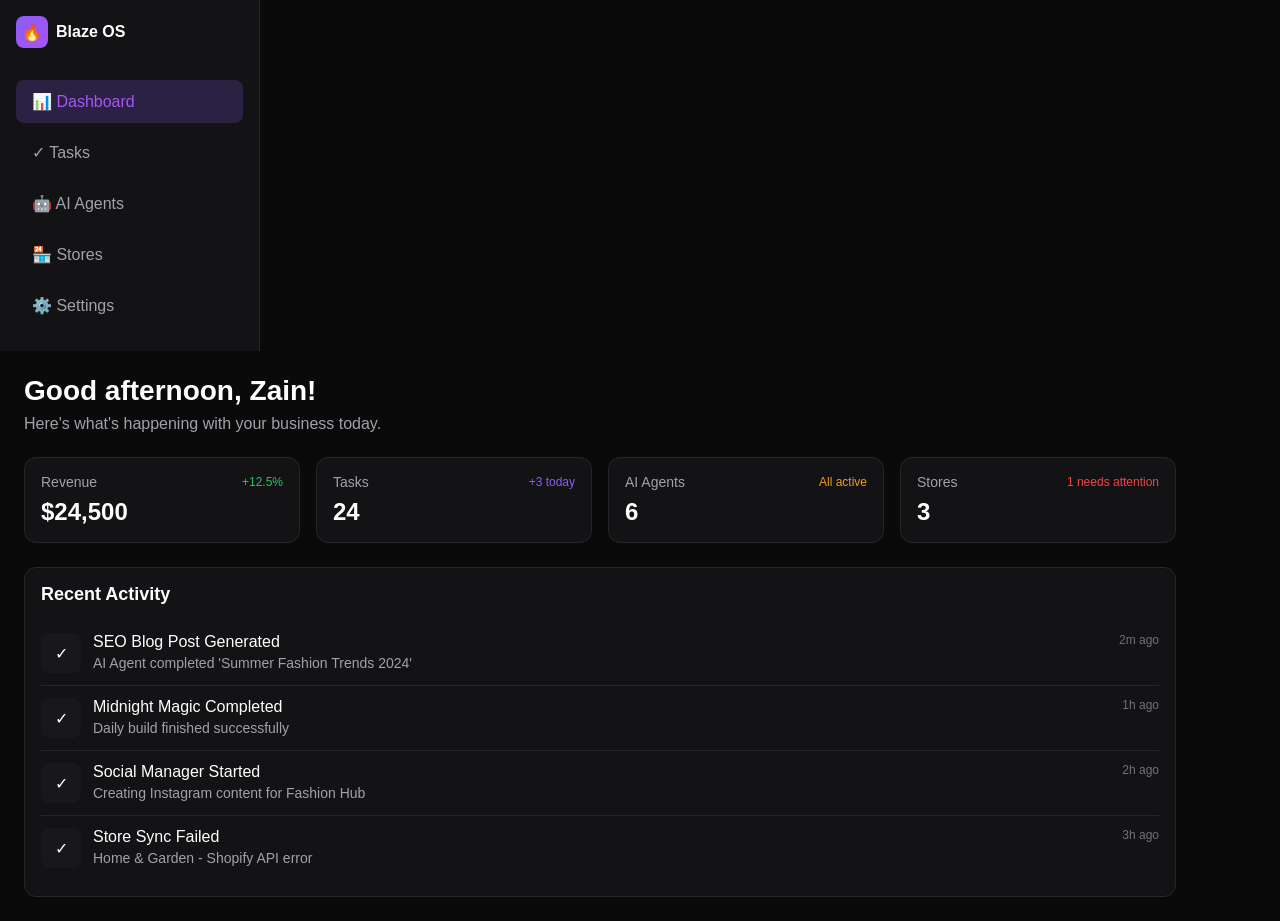
<file: index.html>
<!DOCTYPE html>
<html lang="en">
<head>
  <meta charset="UTF-8">
  <meta name="viewport" content="width=device-width, initial-scale=1.0">
  <title>Blaze Business OS</title>
  <style>
    * { margin: 0; padding: 0; box-sizing: border-box; }
    body { 
      font-family: -apple-system, BlinkMacSystemFont, 'Segoe UI', Roboto, sans-serif;
      background: #0A0A0B;
      color: white;
      min-height: 100vh;
    }
    .mobile-header {
      display: flex;
      align-items: center;
      justify-content: space-between;
      padding: 1rem;
      background: #131316;
      border-bottom: 1px solid #27272a;
    }
    .logo {
      display: flex;
      align-items: center;
      gap: 0.5rem;
    }
    .logo-icon {
      width: 32px;
      height: 32px;
      background: linear-gradient(135deg, #8B5CF6, #A855F7);
      border-radius: 8px;
      display: flex;
      align-items: center;
      justify-content: center;
    }
    .menu-btn {
      background: none;
      border: none;
      color: #A1A1AA;
      font-size: 1.5rem;
      cursor: pointer;
      padding: 0.5rem;
    }
    .sidebar {
      position: fixed;
      top: 0;
      left: 0;
      bottom: 0;
      width: 260px;
      background: #131316;
      border-right: 1px solid #27272a;
      padding: 1rem;
      transform: translateX(-100%);
      transition: transform 0.3s ease;
      z-index: 100;
    }
    .sidebar.open {
      transform: translateX(0);
    }
    .sidebar-overlay {
      position: fixed;
      inset: 0;
      background: rgba(0,0,0,0.5);
      display: none;
      z-index: 99;
    }
    .sidebar-overlay.open {
      display: block;
    }
    .nav-item {
      display: flex;
      align-items: center;
      gap: 0.75rem;
      padding: 0.75rem 1rem;
      border-radius: 8px;
      cursor: pointer;
      margin-bottom: 0.5rem;
      background: transparent;
      border: none;
      color: #A1A1AA;
      font-size: 1rem;
      width: 100%;
      text-align: left;
    }
    .nav-item:hover, .nav-item.active {
      background: rgba(139, 92, 246, 0.2);
      color: #A855F7;
    }
    .nav-item.active {
      color: #A855F7;
    }
    .main-content {
      padding: 1.5rem;
      max-width: 1200px;
      margin: 0 auto;
    }
    h1 {
      font-size: 1.75rem;
      font-weight: 700;
      margin-bottom: 0.5rem;
    }
    .subtitle {
      color: #A1A1AA;
      margin-bottom: 1.5rem;
    }
    .stats-grid {
      display: grid;
      grid-template-columns: repeat(2, 1fr);
      gap: 1rem;
      margin-bottom: 1.5rem;
    }
    .stat-card {
      background: #131316;
      border: 1px solid #27272a;
      border-radius: 12px;
      padding: 1rem;
    }
    .stat-header {
      display: flex;
      justify-content: space-between;
      align-items: center;
      margin-bottom: 0.5rem;
    }
    .stat-label {
      color: #A1A1AA;
      font-size: 0.875rem;
    }
    .stat-change {
      font-size: 0.75rem;
      font-weight: 500;
    }
    .stat-value {
      font-size: 1.5rem;
      font-weight: 700;
    }
    .green { color: #22C55E; }
    .violet { color: #8B5CF6; }
    .amber { color: #F59E0B; }
    .red { color: #EF4444; }
    .activity-card {
      background: #131316;
      border: 1px solid #27272a;
      border-radius: 12px;
      padding: 1rem;
    }
    .activity-card h2 {
      font-size: 1.125rem;
      font-weight: 600;
      margin-bottom: 1rem;
    }
    .activity-item {
      display: flex;
      align-items: flex-start;
      gap: 0.75rem;
      padding: 0.75rem 0;
      border-bottom: 1px solid #27272a;
    }
    .activity-item:last-child {
      border-bottom: none;
    }
    .activity-icon {
      width: 40px;
      height: 40px;
      background: #18181B;
      border-radius: 8px;
      display: flex;
      align-items: center;
      justify-content: center;
      flex-shrink: 0;
    }
    .activity-content {
      flex: 1;
      min-width: 0;
    }
    .activity-title {
      font-weight: 500;
      margin-bottom: 0.25rem;
    }
    .activity-desc {
      color: #A1A1AA;
      font-size: 0.875rem;
      white-space: nowrap;
      overflow: hidden;
      text-overflow: ellipsis;
    }
    .activity-time {
      color: #71717A;
      font-size: 0.75rem;
      white-space: nowrap;
    }
    .page {
      display: none;
    }
    .page.active {
      display: block;
    }
    .task-board {
      display: grid;
      grid-template-columns: repeat(auto-fit, minmax(250px, 1fr));
      gap: 1rem;
      overflow-x: auto;
    }
    .task-column {
      background: #131316;
      border: 1px solid #27272a;
      border-radius: 12px;
      padding: 1rem;
      min-width: 250px;
    }
    .task-column-header {
      display: flex;
      justify-content: space-between;
      align-items: center;
      margin-bottom: 1rem;
      padding-bottom: 0.5rem;
      border-bottom: 2px solid;
    }
    .task-card {
      background: #1A1A1E;
      border: 1px solid #27272a;
      border-radius: 8px;
      padding: 0.75rem;
      margin-bottom: 0.75rem;
    }
    .task-priority {
      display: inline-block;
      font-size: 0.75rem;
      padding: 0.25rem 0.5rem;
      border-radius: 4px;
      margin-bottom: 0.5rem;
    }
    .priority-urgent { background: rgba(239, 68, 68, 0.2); color: #EF4444; }
    .priority-high { background: rgba(249, 115, 22, 0.2); color: #F97316; }
    .priority-medium { background: rgba(234, 179, 8, 0.2); color: #EAB308; }
    .agent-card {
      display: flex;
      align-items: center;
      gap: 1rem;
      background: #131316;
      border: 1px solid #27272a;
      border-radius: 12px;
      padding: 1rem;
      margin-bottom: 1rem;
    }
    .agent-status {
      width: 12px;
      height: 12px;
      border-radius: 50%;
    }
    .status-active { background: #22C55E; }
    .status-busy { background: #F59E0B; }
    .status-offline { background: #6B7280; }
    .agent-info { flex: 1; }
    .agent-name { font-weight: 500; }
    .agent-task { color: #A1A1AA; font-size: 0.875rem; }
    .agent-badge {
      font-size: 0.75rem;
      padding: 0.25rem 0.75rem;
      border-radius: 9999px;
    }
    .badge-active { background: rgba(34, 197, 94, 0.2); color: #22C55E; }
    .badge-busy { background: rgba(245, 158, 11, 0.2); color: #F59E0B; }
    .badge-offline { background: rgba(107, 114, 128, 0.2); color: #9CA3AF; }
    .store-card {
      background: #131316;
      border: 1px solid #27272a;
      border-radius: 12px;
      padding: 1rem;
      margin-bottom: 1rem;
    }
    .store-header {
      display: flex;
      justify-content: space-between;
      align-items: center;
      margin-bottom: 0.5rem;
    }
    .store-stats {
      display: flex;
      gap: 2rem;
      color: #A1A1AA;
      font-size: 0.875rem;
    }
    .settings-card {
      background: #131316;
      border: 1px solid #27272a;
      border-radius: 12px;
      padding: 1.5rem;
      max-width: 400px;
    }
    .profile-header {
      display: flex;
      align-items: center;
      gap: 1rem;
      margin-bottom: 1.5rem;
    }
    .profile-avatar {
      width: 64px;
      height: 64px;
      background: linear-gradient(135deg, #8B5CF6, #A855F7);
      border-radius: 50%;
      display: flex;
      align-items: center;
      justify-content: center;
      font-size: 1.5rem;
      font-weight: 700;
    }
    @media (min-width: 768px) {
      .mobile-header { display: none; }
      .sidebar { 
        position: static; 
        transform: none;
        display: block !important;
      }
      .sidebar-overlay { display: none !important; }
      .main-content { margin-left: 0; }
      .stats-grid { grid-template-columns: repeat(4, 1fr); }
    }
  </style>
</head>
<body>
  <!-- Mobile Header -->
  <div class="mobile-header">
    <div class="logo">
      <div class="logo-icon">🔥</div>
      <span style="font-weight: 600;">Blaze OS</span>
    </div>
    <button class="menu-btn" onclick="toggleSidebar()">☰</button>
  </div>

  <!-- Sidebar Overlay -->
  <div class="sidebar-overlay" id="overlay" onclick="toggleSidebar()"></div>

  <!-- Sidebar -->
  <div class="sidebar" id="sidebar">
    <div style="display: flex; align-items: center; gap: 0.5rem; margin-bottom: 2rem;">
      <div class="logo-icon">🔥</div>
      <span style="font-weight: 600;">Blaze OS</span>
    </div>
    <nav>
      <button class="nav-item active" onclick="showPage('dashboard')">📊 Dashboard</button>
      <button class="nav-item" onclick="showPage('tasks')">✓ Tasks</button>
      <button class="nav-item" onclick="showPage('agents')">🤖 AI Agents</button>
      <button class="nav-item" onclick="showPage('stores')">🏪 Stores</button>
      <button class="nav-item" onclick="showPage('settings')">⚙️ Settings</button>
    </nav>
  </div>

  <!-- Main Content -->
  <div class="main-content">
    
    <!-- Dashboard Page -->
    <div id="dashboard" class="page active">
      <h1>Good afternoon, Zain!</h1>
      <p class="subtitle">Here's what's happening with your business today.</p>
      
      <div class="stats-grid">
        <div class="stat-card">
          <div class="stat-header">
            <span class="stat-label">Revenue</span>
            <span class="stat-change green">+12.5%</span>
          </div>
          <div class="stat-value">$24,500</div>
        </div>
        <div class="stat-card">
          <div class="stat-header">
            <span class="stat-label">Tasks</span>
            <span class="stat-change violet">+3 today</span>
          </div>
          <div class="stat-value">24</div>
        </div>
        <div class="stat-card">
          <div class="stat-header">
            <span class="stat-label">AI Agents</span>
            <span class="stat-change amber">All active</span>
          </div>
          <div class="stat-value">6</div>
        </div>
        <div class="stat-card">
          <div class="stat-header">
            <span class="stat-label">Stores</span>
            <span class="stat-change red">1 needs attention</span>
          </div>
          <div class="stat-value">3</div>
        </div>
      </div>

      <div class="activity-card">
        <h2>Recent Activity</h2>
        <div class="activity-item">
          <div class="activity-icon">✓</div>
          <div class="activity-content">
            <div class="activity-title">SEO Blog Post Generated</div>
            <div class="activity-desc">AI Agent completed 'Summer Fashion Trends 2024'</div>
          </div>
          <div class="activity-time">2m ago</div>
        </div>
        <div class="activity-item">
          <div class="activity-icon">✓</div>
          <div class="activity-content">
            <div class="activity-title">Midnight Magic Completed</div>
            <div class="activity-desc">Daily build finished successfully</div>
          </div>
          <div class="activity-time">1h ago</div>
        </div>
        <div class="activity-item">
          <div class="activity-icon">✓</div>
          <div class="activity-content">
            <div class="activity-title">Social Manager Started</div>
            <div class="activity-desc">Creating Instagram content for Fashion Hub</div>
          </div>
          <div class="activity-time">2h ago</div>
        </div>
        <div class="activity-item">
          <div class="activity-icon">✓</div>
          <div class="activity-content">
            <div class="activity-title">Store Sync Failed</div>
            <div class="activity-desc">Home & Garden - Shopify API error</div>
          </div>
          <div class="activity-time">3h ago</div>
        </div>
      </div>
    </div>

    <!-- Tasks Page -->
    <div id="tasks" class="page">
      <h1>Tasks</h1>
      <div class="task-board">
        <div class="task-column">
          <div class="task-column-header" style="border-color: #6B7280;">
            <span>To Do</span>
            <span style="color: #6B7280;">3</span>
          </div>
          <div class="task-card">
            <span class="task-priority priority-urgent">urgent</span>
            <div>Campaign Generator V2</div>
          </div>
          <div class="task-card">
            <span class="task-priority priority-high">high</span>
            <div>AI Hunter Agent</div>
          </div>
          <div class="task-card">
            <span class="task-priority priority-high">high</span>
            <div>Systeme.io Integration</div>
          </div>
        </div>
        <div class="task-column">
          <div class="task-column-header" style="border-color: #8B5CF6;">
            <span>In Progress</span>
            <span style="color: #8B5CF6;">2</span>
          </div>
          <div class="task-card">
            <span class="task-priority priority-medium">medium</span>
            <div>Shopify Store Connection</div>
          </div>
          <div class="task-card">
            <span class="task-priority priority-medium">medium</span>
            <div>Hunter.io API Setup</div>
          </div>
        </div>
        <div class="task-column">
          <div class="task-column-header" style="border-color: #22C55E;">
            <span>Done</span>
            <span style="color: #22C55E;">1</span>
          </div>
          <div class="task-card">
            <span class="task-priority priority-urgent">urgent</span>
            <div>MVP Dashboard UI</div>
          </div>
        </div>
      </div>
    </div>

    <!-- AI Agents Page -->
    <div id="agents" class="page">
      <h1>AI Agents</h1>
      <div class="agent-card">
        <div class="agent-status status-active"></div>
        <div class="agent-info">
          <div class="agent-name">Content Manager</div>
          <div class="agent-task">Writing blog post</div>
        </div>
        <span class="agent-badge badge-active">Active</span>
      </div>
      <div class="agent-card">
        <div class="agent-status status-busy"></div>
        <div class="agent-info">
          <div class="agent-name">Social Manager</div>
          <div class="agent-task">Creating Instagram content</div>
        </div>
        <span class="agent-badge badge-busy">Busy</span>
      </div>
      <div class="agent-card">
        <div class="agent-status status-active"></div>
        <div class="agent-info">
          <div class="agent-name">Email Manager</div>
          <div class="agent-task">Monitoring campaigns</div>
        </div>
        <span class="agent-badge badge-active">Active</span>
      </div>
      <div class="agent-card">
        <div class="agent-status status-offline"></div>
        <div class="agent-info">
          <div class="agent-name">Lead Manager</div>
          <div class="agent-task">Scheduled for 2PM</div>
        </div>
        <span class="agent-badge badge-offline">Offline</span>
      </div>
      <div class="agent-card">
        <div class="agent-status status-active"></div>
        <div class="agent-info">
          <div class="agent-name">Video Manager</div>
          <div class="agent-task">Editing product video</div>
        </div>
        <span class="agent-badge badge-active">Active</span>
      </div>
      <div class="agent-card">
        <div class="agent-status status-active"></div>
        <div class="agent-info">
          <div class="agent-name">Analytics Manager</div>
          <div class="agent-task">Generating reports</div>
        </div>
        <span class="agent-badge badge-active">Active</span>
      </div>
    </div>

    <!-- Stores Page -->
    <div id="stores" class="page">
      <h1>Stores</h1>
      <div class="store-card">
        <div class="store-header">
          <span style="font-weight: 500;">Essora Skincare</span>
          <span class="badge-active" style="font-size: 0.75rem; padding: 0.25rem 0.5rem; border-radius: 9999px;">Active</span>
        </div>
        <div class="store-stats">
          <span>Revenue: $12,500</span>
          <span>Orders: 45</span>
        </div>
      </div>
      <div class="store-card">
        <div class="store-header">
          <span style="font-weight: 500;">Blaze Ignite</span>
          <span class="badge-active" style="font-size: 0.75rem; padding: 0.25rem 0.5rem; border-radius: 9999px;">Active</span>
        </div>
        <div class="store-stats">
          <span>Revenue: $8,000</span>
          <span>Orders: 23</span>
        </div>
      </div>
      <div class="store-card">
        <div class="store-header">
          <span style="font-weight: 500;">Fashion Hub</span>
          <span class="badge-offline" style="font-size: 0.75rem; padding: 0.25rem 0.5rem; border-radius: 9999px;">Warning</span>
        </div>
        <div class="store-stats">
          <span>Revenue: $4,000</span>
          <span>Orders: 12</span>
        </div>
      </div>
    </div>

    <!-- Settings Page -->
    <div id="settings" class="page">
      <h1>Settings</h1>
      <div class="settings-card">
        <div class="profile-header">
          <div class="profile-avatar">Z</div>
          <div>
            <div style="font-weight: 600;">Zain Moolla</div>
            <div style="color: #A1A1AA; font-size: 0.875rem;">Admin</div>
          </div>
        </div>
        <div style="margin-top: 1.5rem;">
          <div style="margin-bottom: 1rem;">
            <div style="color: #A1A1AA; font-size: 0.875rem; margin-bottom: 0.25rem;">Email</div>
            <div>zain@blazeignite.com</div>
          </div>
          <div>
            <div style="color: #A1A1AA; font-size: 0.875rem; margin-bottom: 0.25rem;">Company</div>
            <div>Blaze Ignite</div>
          </div>
        </div>
      </div>
    </div>

  </div>

  <script>
    function toggleSidebar() {
      document.getElementById('sidebar').classList.toggle('open');
      document.getElementById('overlay').classList.toggle('open');
    }

    function showPage(pageName) {
      // Hide all pages
      document.querySelectorAll('.page').forEach(page => {
        page.classList.remove('active');
      });
      // Show selected page
      document.getElementById(pageName).classList.add('active');
      // Update nav items
      document.querySelectorAll('.nav-item').forEach(item => {
        item.classList.remove('active');
      });
      event.target.classList.add('active');
      // Close sidebar on mobile
      document.getElementById('sidebar').classList.remove('open');
      document.getElementById('overlay').classList.remove('open');
    }
  </script>
</body>
</html>
</file>
